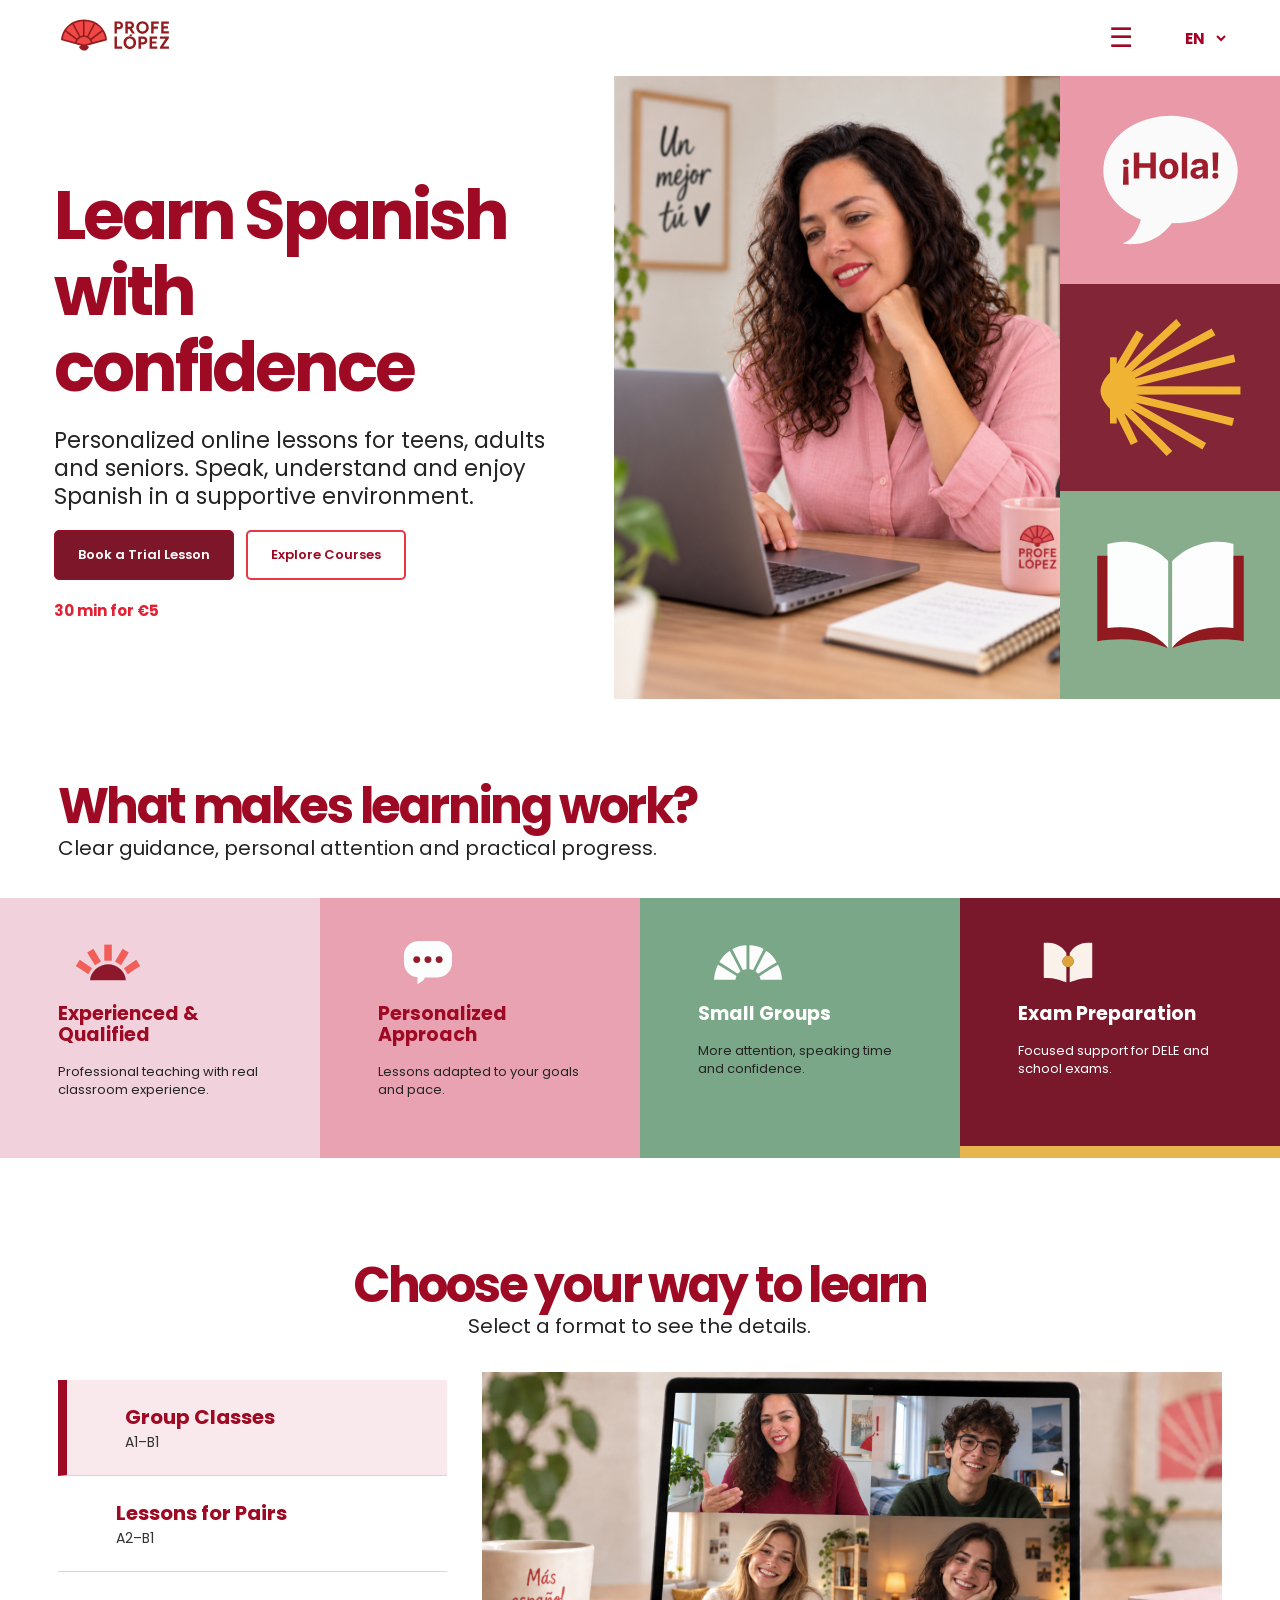
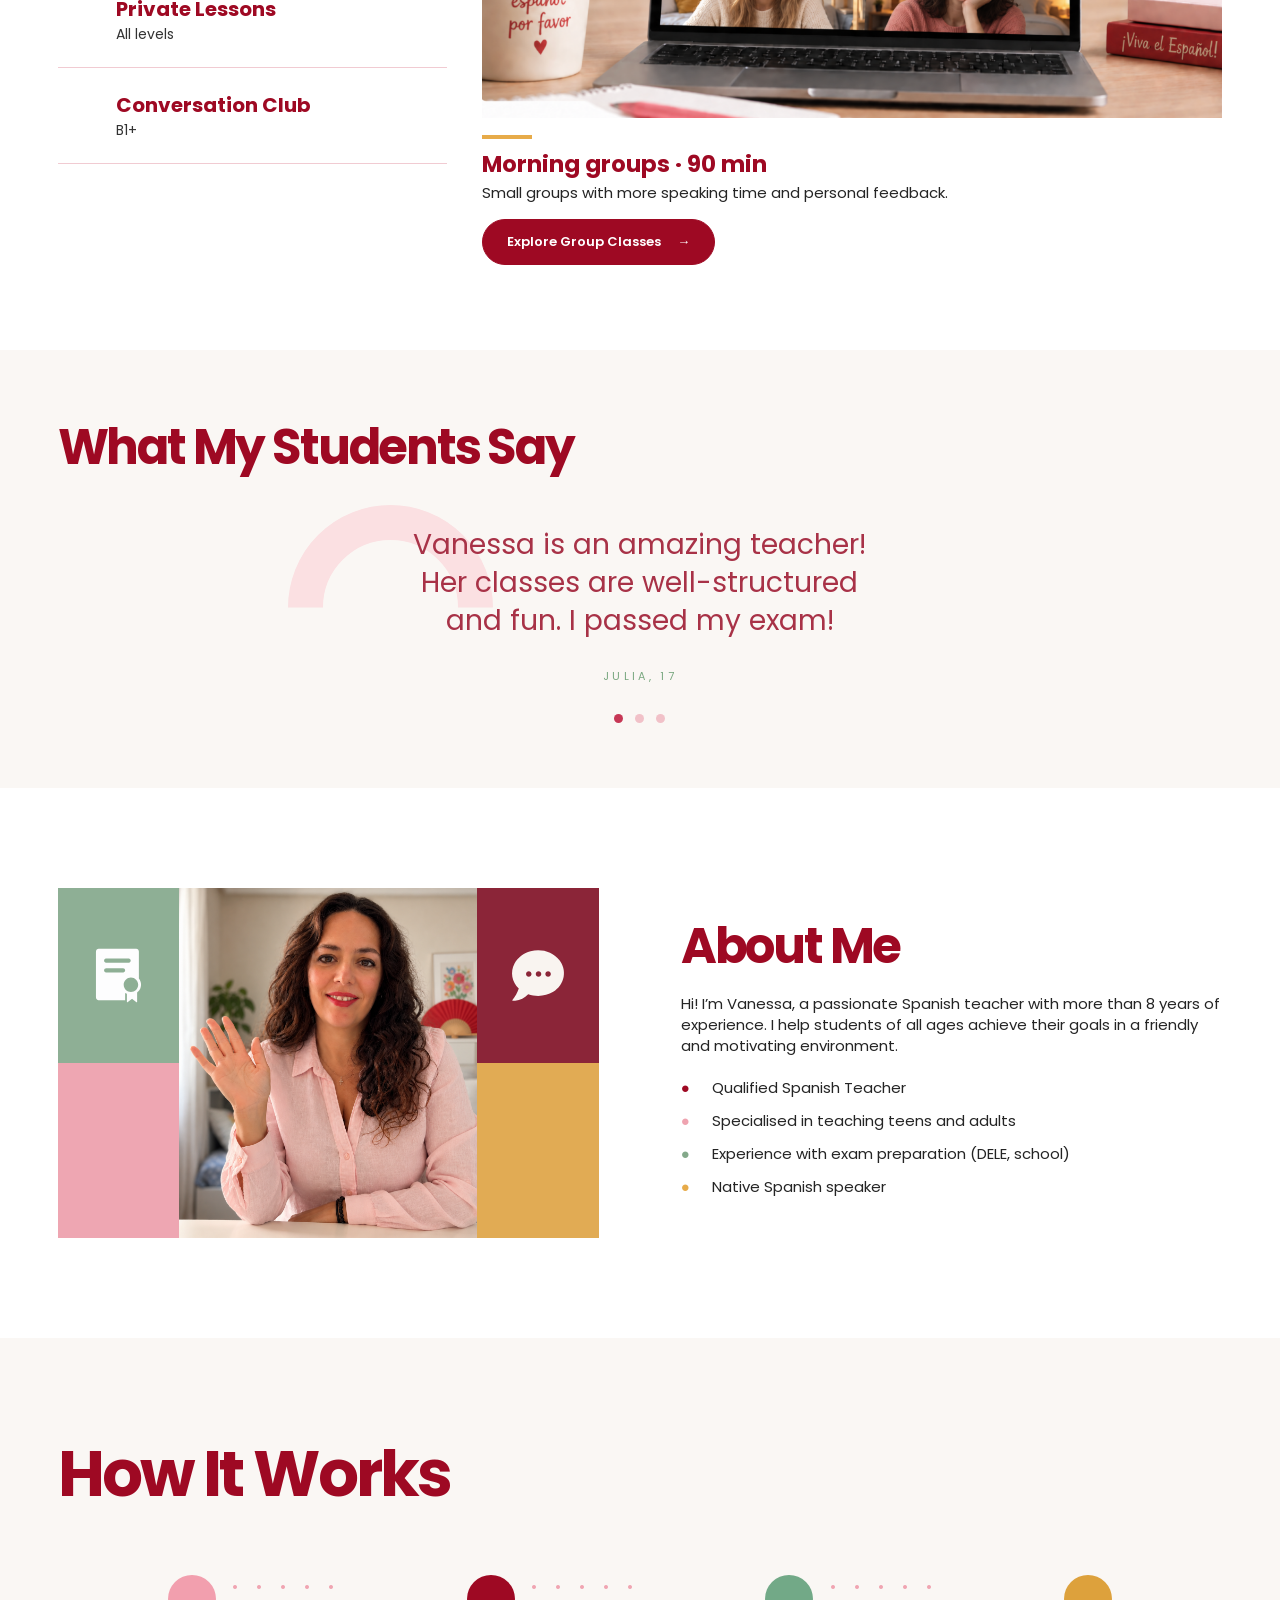
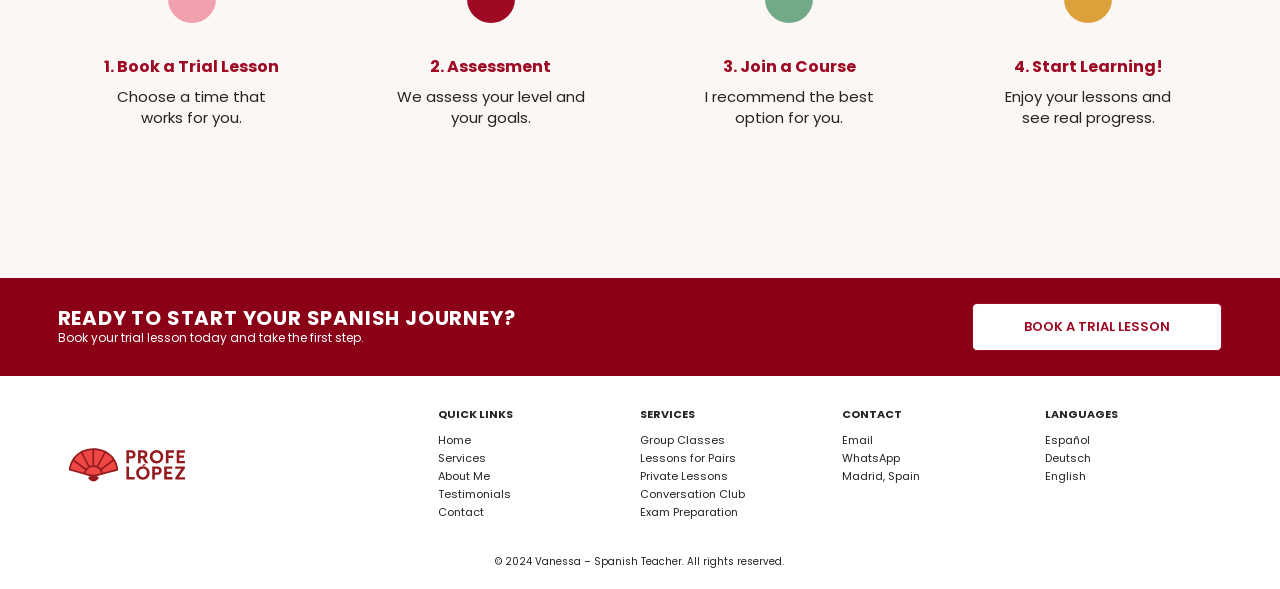
<file: index.html>
<!doctype html><html lang="en"><head><meta charset="utf-8"><meta name="viewport" content="width=device-width, initial-scale=1"><title>Profe López — Learn Spanish with confidence</title><meta name="description" content="Personalized online Spanish lessons with Profe López."><link rel="stylesheet" href="style.css?v=header3"><script src="app.js?v=header3" defer></script><script src="translations.js" defer></script></head><body data-page="home"><div id="header"></div><main>
<section class="hero home-hero"><div class="hero-copy"><h1>Learn Spanish<br>with confidence</h1><p>Personalized online lessons for teens, adults and seniors. Speak, understand and enjoy Spanish in a supportive environment.</p><div class="actions"><button class="btn book">Book a Trial Lesson</button><a class="btn outline" href="#courses">Explore Courses</a></div><b class="price">30 min for €5</b></div><div class="home-visual"><img src="assets/photos/Home profe 01.png" alt="Spanish teacher at her desk"><div class="hero-tiles"><div class="pink"><img class="hero-illustration" src="assets/icons/Home SVG/home hero/Hero oq.svg" alt="¡Hola!"></div><div class="wine"><img class="hero-illustration" src="assets/icons/Home SVG/home hero/hero 02.svg" alt=""></div><div class="green"><img class="hero-illustration" src="assets/icons/Home SVG/home hero/hero 03.svg" alt=""></div></div></div></section>
<section class="benefits"><div class="section-intro wrap"><h2>What makes learning work?</h2><p>Clear guidance, personal attention and practical progress.</p></div><div class="benefit-grid"><article><img class="feature-icon" src="assets/icons/Home SVG/icon 01.svg" alt=""><h3>Experienced &amp;<br>Qualified</h3><p>Professional teaching with real classroom experience.</p></article><article><img class="feature-icon" src="assets/icons/Home SVG/02 icon.svg" alt=""><h3>Personalized<br>Approach</h3><p>Lessons adapted to your goals and pace.</p></article><article><img class="feature-icon" src="assets/icons/Home SVG/03 icon.svg" alt=""><h3>Small Groups</h3><p>More attention, speaking time and confidence.</p></article><article><img class="feature-icon" src="assets/icons/Home SVG/04 icon.svg" alt=""><h3>Exam Preparation</h3><p>Focused support for DELE and school exams.</p></article></div></section>
<section class="courses-section wrap" id="courses"><header class="center"><h2>Choose your way to learn</h2><p>Select a format to see the details.</p></header><div class="course-layout"><div class="course-tabs" role="tablist" aria-label="Lesson formats"><button class="course-tab active" role="tab" aria-selected="true" data-course="0"><strong>Group Classes</strong><span>A1–B1</span></button><button class="course-tab" role="tab" aria-selected="false" data-course="1"><strong>Lessons for Pairs</strong><span>A2–B1</span></button><button class="course-tab" role="tab" aria-selected="false" data-course="2"><strong>Private Lessons</strong><span>All levels</span></button><button class="course-tab" role="tab" aria-selected="false" data-course="3"><strong>Conversation Club</strong><span>B1+</span></button></div><div class="course-detail"><img src="assets/photos/Home group classes.png" alt="Online group Spanish lesson"><div class="detail-line"></div><h3 id="course-title">Morning groups · 90 min</h3><p id="course-description">Small groups with more speaking time and personal feedback.</p><a class="btn pill" id="course-link" href="courses.html">Explore Group Classes <span>→</span></a></div></div></section>
<section class="testimonials" id="testimonials"><div class="wrap"><h2>What My Students Say</h2><div class="quote"><span class="quote-arc"></span><blockquote>Vanessa is an amazing teacher!<br>Her classes are well-structured<br>and fun. I passed my exam!</blockquote><p>JULIA, 17</p><div class="dots"><i></i><i></i><i></i></div></div></div></section>
<section class="about wrap" id="about"><div class="about-picture"><div class="about-mosaic"><span><img src="assets/icons/Home SVG/05 icon.svg" alt=""></span><span></span></div><img src="assets/photos/Home profe 02.png" alt="Vanessa, Spanish teacher"><div class="about-mosaic right"><span><img src="assets/icons/Home SVG/06 icon.svg" alt=""></span><span></span></div></div><div><h2>About Me</h2><p>Hi! I’m Vanessa, a passionate Spanish teacher with more than 8 years of experience. I help students of all ages achieve their goals in a friendly and motivating environment.</p><ul class="checklist"><li>Qualified Spanish Teacher</li><li>Specialised in teaching teens and adults</li><li>Experience with exam preparation (DELE, school)</li><li>Native Spanish speaker</li></ul></div></section>
<section class="how"><div class="wrap"><h2>How It Works</h2><div class="steps"><article><i></i><h3>1. Book a Trial Lesson</h3><p>Choose a time that works for you.</p></article><article><i></i><h3>2. Assessment</h3><p>We assess your level and your goals.</p></article><article><i></i><h3>3. Join a Course</h3><p>I recommend the best option for you.</p></article><article><i></i><h3>4. Start Learning!</h3><p>Enjoy your lessons and see real progress.</p></article></div></div></section></main><div id="footer"></div><div id="modal-root"></div></body></html>
</file>
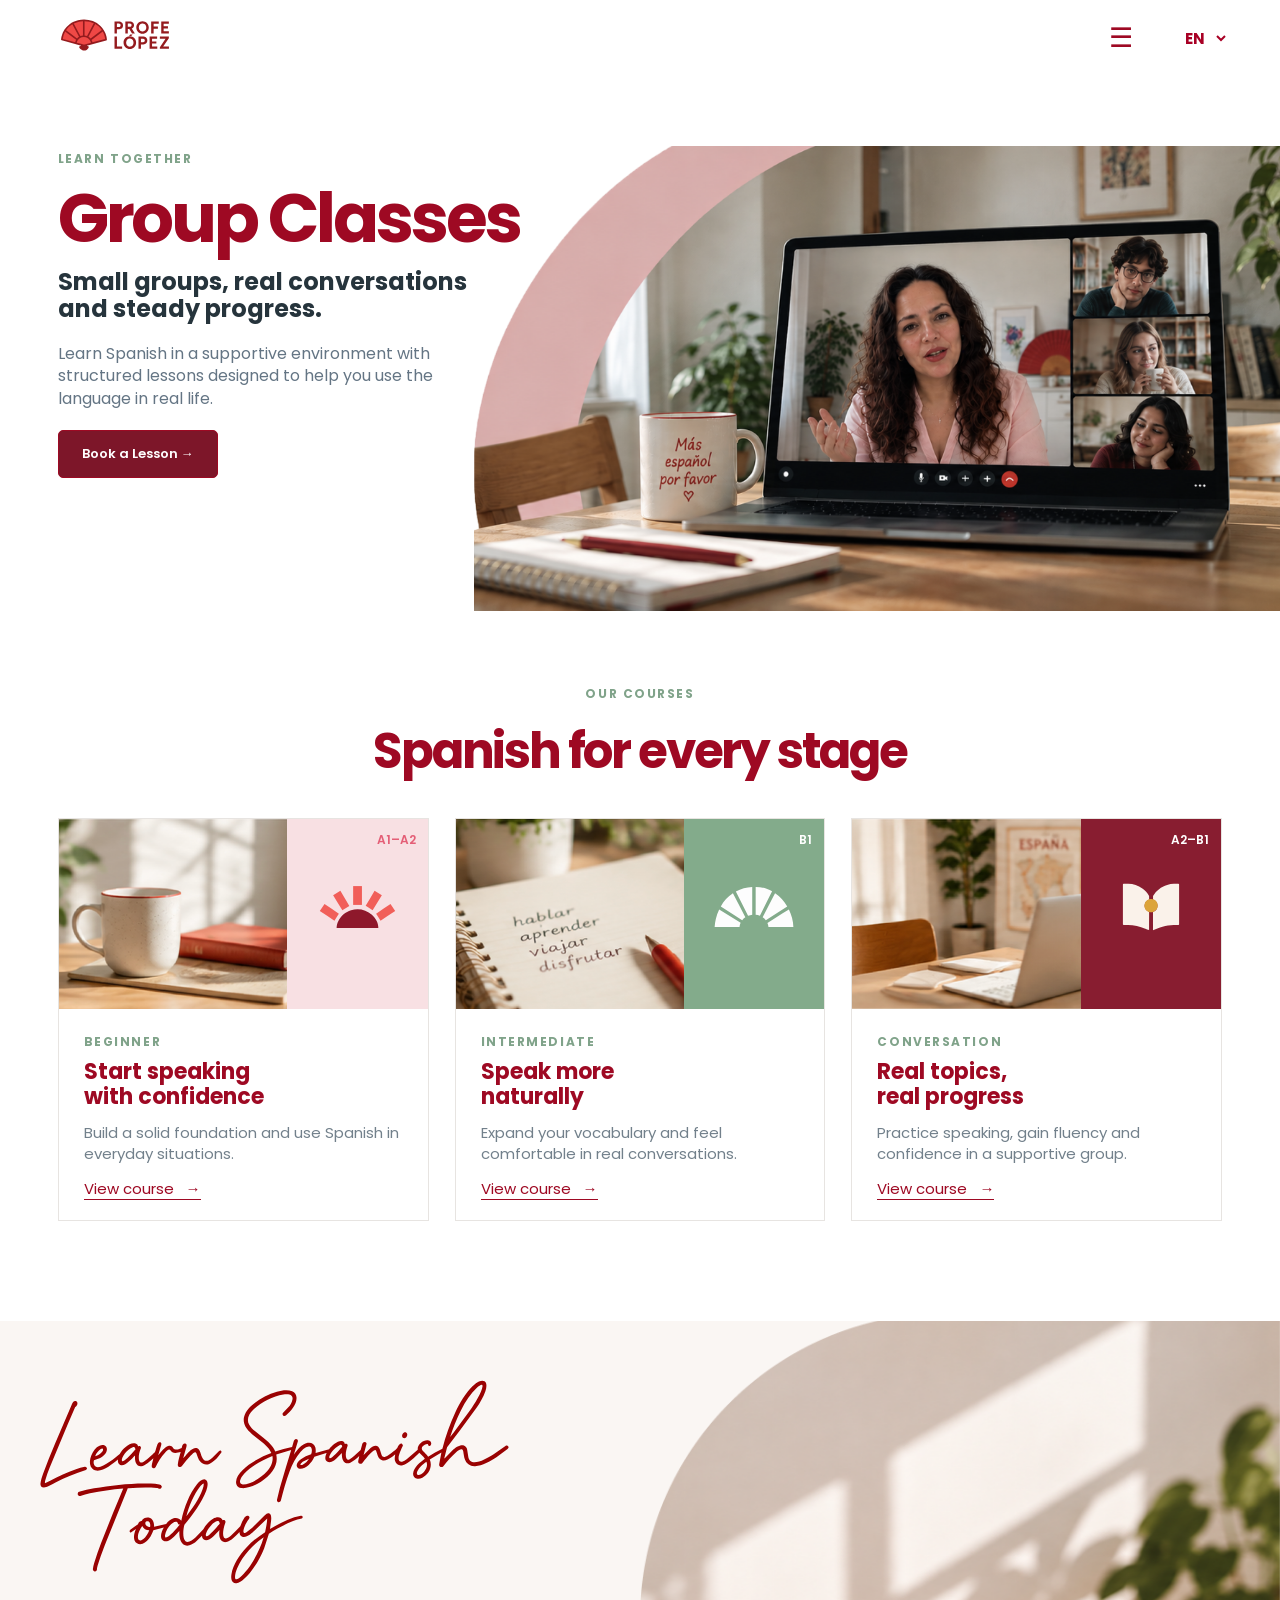
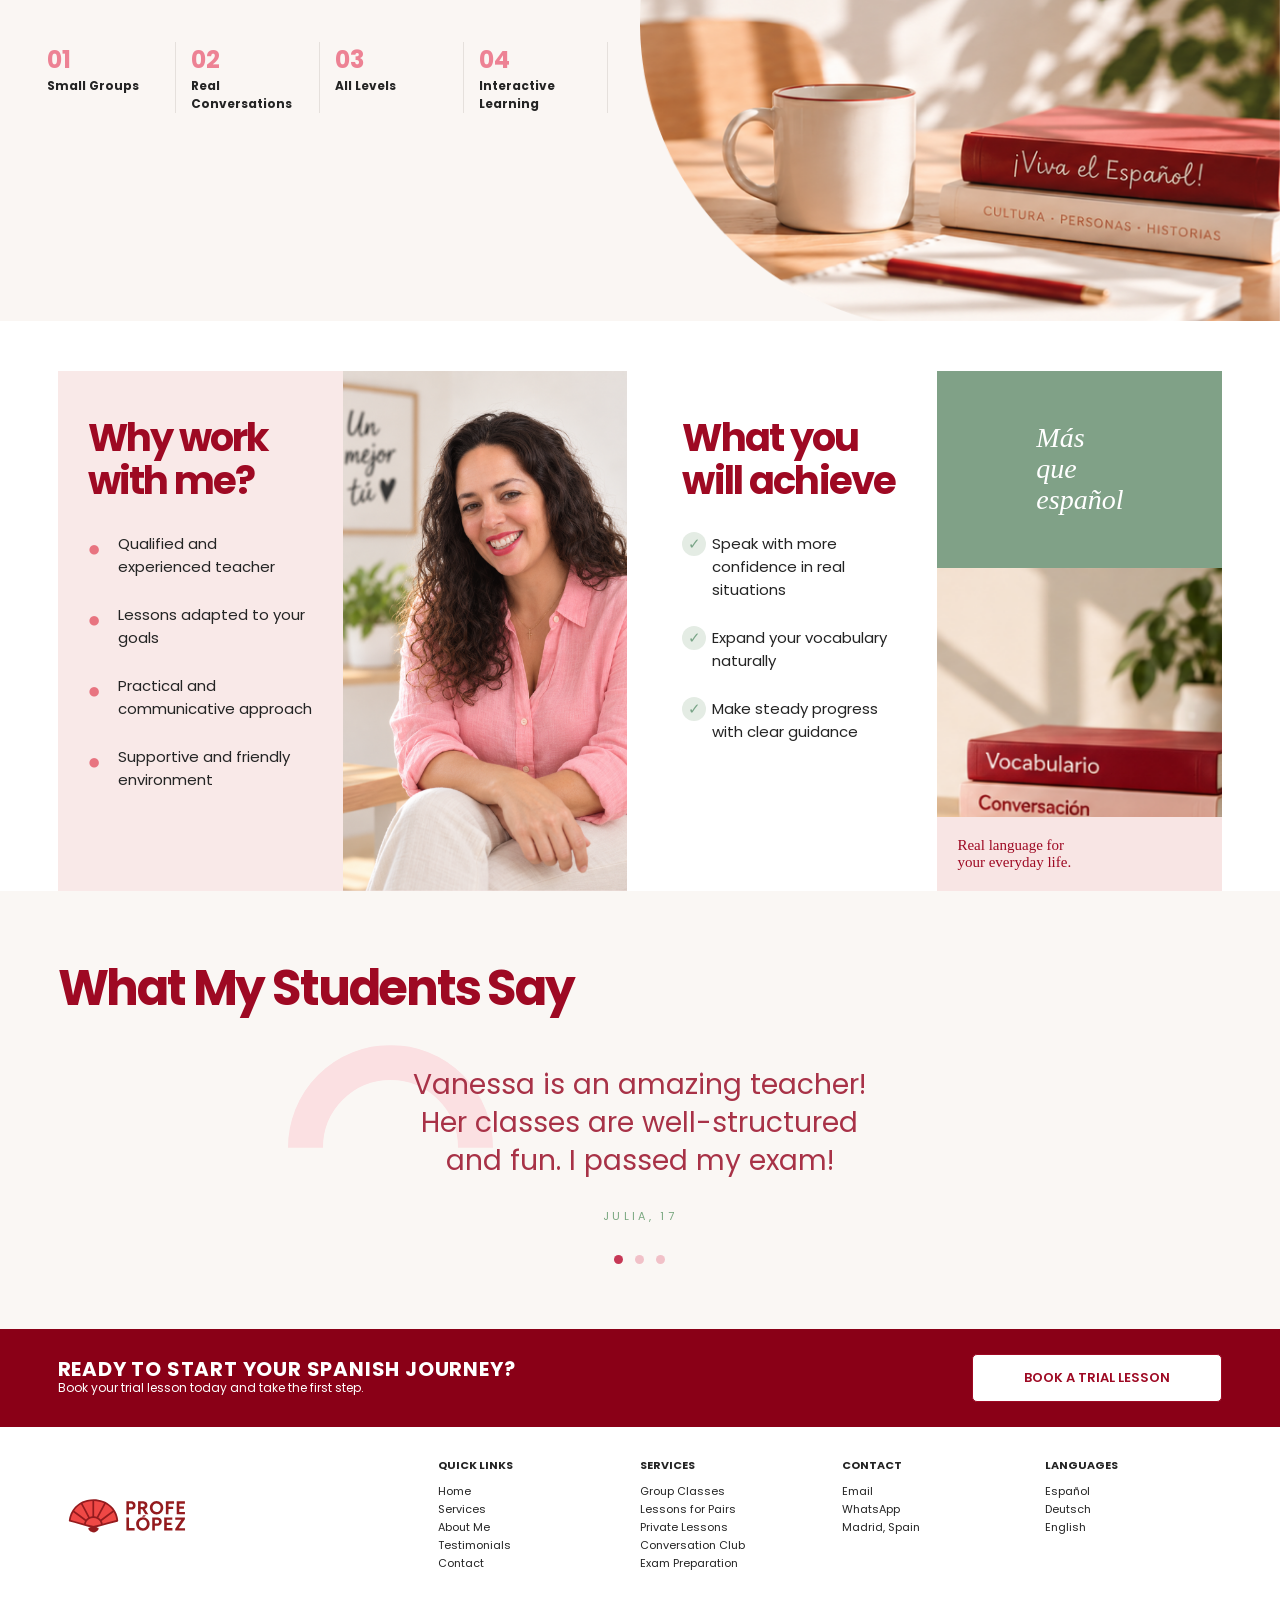
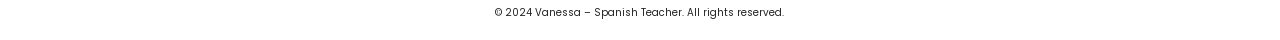
<file: courses.html>
<!doctype html><html lang="en"><head><meta charset="utf-8"><meta name="viewport" content="width=device-width, initial-scale=1"><title>Group Classes — Profe López</title><meta name="description" content="Learn Spanish together in small groups."><link rel="stylesheet" href="style.css?v=header3"><script src="app.js?v=header3" defer></script><script src="translations.js" defer></script></head><body data-page="courses"><div id="header"></div><main><section class="group-hero"><div class="wrap group-hero-inner"><div class="group-copy"><span class="eyebrow">LEARN TOGETHER</span><h1>Group Classes</h1><h3>Small groups, real conversations<br>and steady progress.</h3><p>Learn Spanish in a supportive environment with structured lessons designed to help you use the language in real life.</p><button class="btn book">Book a Lesson →</button></div></div><img class="group-hero-image" src="assets/photos/01 courses.png" alt="A group Spanish lesson online"></section>
<section class="stage wrap"><header class="center"><span class="eyebrow">OUR COURSES</span><h2>Spanish for every stage</h2></header><div class="cards"><article class="stage-card"><div class="card-art"><img src="assets/photos/02 courses.png" alt=""><div class="card-mark blush">A1–A2<img src="assets/icons/Home SVG/icon 01.svg" alt=""></div></div><div class="card-copy"><span class="eyebrow">BEGINNER</span><h3>Start speaking<br>with confidence</h3><p>Build a solid foundation and use Spanish in everyday situations.</p><span class="text-link" title="Course details coming soon">View course &nbsp; →</span></div></article><article class="stage-card"><div class="card-art"><img src="assets/photos/03 courses.png" alt=""><div class="card-mark sage">B1<img src="assets/icons/Home SVG/03 icon.svg" alt=""></div></div><div class="card-copy"><span class="eyebrow">INTERMEDIATE</span><h3>Speak more<br>naturally</h3><p>Expand your vocabulary and feel comfortable in real conversations.</p><span class="text-link" title="Course details coming soon">View course &nbsp; →</span></div></article><article class="stage-card"><div class="card-art"><img src="assets/photos/04 courses.png" alt=""><div class="card-mark dark">A2–B1<img src="assets/icons/Home SVG/04 icon.svg" alt=""></div></div><div class="card-copy"><span class="eyebrow">CONVERSATION</span><h3>Real topics,<br>real progress</h3><p>Practice speaking, gain fluency and confidence in a supportive group.</p><span class="text-link" title="Course details coming soon">View course &nbsp; →</span></div></article></div></section>
<section class="learn-today"><div class="learn-copy"><img class="script-title" src="assets/photos/text.svg" alt="Learn Spanish Today"><div class="learn-points"><span><b>01</b>Small Groups</span><span><b>02</b>Real Conversations</span><span><b>03</b>All Levels</span><span><b>04</b>Interactive Learning</span></div></div><img class="learn-photo" src="assets/photos/06 courses.png" alt="Spanish books and a cup on a desk"></section>
<section class="reasons wrap"><div class="reason-panel"><div class="reason-copy"><h2>Why work<br>with me?</h2><ul><li>Qualified and experienced teacher</li><li>Lessons adapted to your goals</li><li>Practical and communicative approach</li><li>Supportive and friendly environment</li></ul></div><img src="assets/photos/proge courses.png" alt="Vanessa, Spanish teacher"></div><div class="reason-panel achieve"><div class="reason-copy"><h2>What you<br>will achieve</h2><ul><li>Speak with more confidence in real situations</li><li>Expand your vocabulary naturally</li><li>Make steady progress with clear guidance</li></ul></div><div class="books-panel"><div>Más<br>que<br>español</div><img src="assets/photos/05 courses.png" alt="Books about Spanish vocabulary and conversation"></div><div class="reason-bottom">Real language for<br>your everyday life.</div></div></section>
<section class="testimonials"><div class="wrap"><h2>What My Students Say</h2><div class="quote"><span class="quote-arc"></span><blockquote>Vanessa is an amazing teacher!<br>Her classes are well-structured<br>and fun. I passed my exam!</blockquote><p>JULIA, 17</p><div class="dots"><i></i><i></i><i></i></div></div></div></section></main><div id="footer"></div><div id="modal-root"></div></body></html>
</file>
<file: style.css>
@font-face{font-family:Poppins;src:url('assets/fonts/Poppins/Poppins-Regular.ttf')}@font-face{font-family:Poppins;src:url('assets/fonts/Poppins/Poppins-Bold.ttf');font-weight:700}@font-face{font-family:Poppins;src:url('assets/fonts/Poppins/Poppins-SemiBold.ttf');font-weight:600}:root{--red:#9e0923;--wine:#7d1629;--pink:#efa3b0;--blush:#f8e7e9;--green:#83a98a;--cream:#faf7f4;--gold:#e7ab49;--ink:#26343c}*{box-sizing:border-box}html{scroll-behavior:smooth}body{margin:0;color:#242424;font-family:Poppins,Arial,sans-serif;font-size:15px;background:#fff}button,input{font:inherit}button,a{touch-action:manipulation}button{cursor:pointer}a{color:inherit;text-decoration:none}img{display:block;max-width:100%}h1,h2,h3,p{margin:0}h1,h2,h3{line-height:1.12}h1,h2{color:var(--red);letter-spacing:-.045em}h1{font-size:clamp(45px,5.3vw,78px);font-weight:700}h2{font-size:clamp(32px,3.8vw,53px)}h3{color:var(--red);font-size:19px}p{line-height:1.4}.wrap{width:min(91%,1420px);margin:auto}.center{text-align:center}.btn{display:inline-flex;justify-content:center;align-items:center;gap:16px;border:1px solid var(--red);border-radius:5px;background:var(--wine);color:#fff;padding:13px 23px;font-size:13px;font-weight:600;transition:background .2s,transform .2s}.btn:hover{background:var(--red);transform:translateY(-2px)}.btn.outline{background:white;color:var(--red);border:2px solid #e73745}.btn.pill{border-radius:30px;padding:12px 24px;background:var(--red)}:focus-visible{outline:3px solid #e9a441;outline-offset:3px}.site-header{height:104px;display:flex;align-items:center;gap:30px;width:min(92%,1445px);margin:auto}.logo{width:176px;flex:none}.main-nav{display:flex;align-items:center;gap:30px;margin-left:auto;font-size:16px;font-weight:600}.main-nav a{padding:11px 0;border-bottom:2px solid transparent}.main-nav a.active{color:#df2337;border-color:#ed4d5c}.header-book{margin-left:18px}.language{font-size:13px;font-weight:600;margin-left:2px}.menu-toggle{display:none}.hero{display:flex}.home-hero{min-height:550px}.hero-copy{width:48%;padding:8% 4.2% 6%;display:flex;flex-direction:column;justify-content:center}.hero-copy p{font-size:clamp(16px,1.75vw,24px);line-height:1.25;max-width:590px;margin:20px 0}.actions{display:flex;gap:12px;flex-wrap:wrap}.price{color:#e12235;margin-top:19px}.home-visual{width:52%;display:flex}.home-visual>img{width:67%;object-fit:cover;object-position:center 52%}.hero-tiles{width:33%;display:grid;grid-template-rows:repeat(3,1fr)}.hero-tiles>div{display:grid;place-items:center}.pink{background:#e999a7}.wine{background:#822537}.green{background:#88ad8d}.bubble{background:#fff3ee;border-radius:50%;padding:20px;color:var(--red);font-size:25px;font-weight:700}.sun{font-size:100px;color:#f2c565}.book-symbol{font-size:96px;color:#fff4e8}.section-intro{padding:80px 0 36px}.section-intro p{font-size:20px}.benefit-grid{display:grid;grid-template-columns:repeat(4,1fr)}.benefit-grid article{min-height:260px;padding:32px 18% 35px}.benefit-grid article:nth-child(1){background:#f1d2dc}.benefit-grid article:nth-child(2){background:#e9a2b2}.benefit-grid article:nth-child(3){background:#79a787}.benefit-grid article:nth-child(4){background:#79182b;color:white;border-bottom:12px solid #e7b550}.benefit-grid article:nth-child(n+3) h3{color:#fff}.benefit-grid article span{display:block;font-weight:700;font-size:38px;color:var(--red);height:65px}.benefit-grid article:nth-child(n+3) span{color:#fff4e9}.benefit-grid p{font-size:13px;margin-top:18px;max-width:250px}.courses-section{padding:100px 0 85px}.courses-section header p{font-size:20px}.course-layout{display:grid;grid-template-columns:1fr 1.9fr;gap:3%;margin-top:32px}.course-tabs{padding-top:8px}.course-tab{display:flex;flex-direction:column;align-items:flex-start;width:100%;text-align:left;background:white;border:0;border-bottom:1px solid #f1cbd2;padding:22px 15%;color:#333}.course-tab strong{font-size:20px;color:var(--red)}.course-tab span{font-size:14px}.course-tab.active{background:#f9e9ec;border-left:9px solid var(--red)}.course-detail>img{width:100%;height:clamp(240px,27vw,420px);object-fit:cover}.course-detail h3{font-size:23px}.course-detail p{margin:5px 0 16px}.detail-line{width:50px;height:4px;background:var(--gold);margin:17px 0 13px}.testimonials{background:var(--cream);padding:70px 0 65px}.quote{text-align:center;position:relative;max-width:800px;margin:50px auto 0}.quote-arc{position:absolute;width:205px;height:205px;border:35px solid #fbe0e2;border-radius:50%;left:6%;top:-20px;clip-path:inset(0 0 50% 0)}blockquote{position:relative;margin:0;color:#a83247;font-size:clamp(20px,2.2vw,31px);line-height:1.35}.quote p{font-size:11px;letter-spacing:.3em;color:#78a77f;margin:30px 0}.dots{display:flex;justify-content:center;gap:12px}.dots i{width:9px;height:9px;background:#f1c1c8;border-radius:50%}.dots i:first-child{background:#c63755}.about{display:grid;grid-template-columns:1fr 1fr;gap:7%;align-items:center;padding:100px 0}.about>div:last-child p{margin:20px 0}.about-picture{display:flex;height:350px}.about-picture img{width:55%;object-fit:cover}.about-mosaic{width:22.5%;display:grid;grid-template-rows:1fr 1fr}.about-mosaic span{display:grid;place-items:center;background:#8eaf95;color:white;font-size:55px}.about-mosaic span:nth-child(2){background:#eea6b2;color:var(--red)}.about-mosaic.right span:first-child{background:#8b2538}.about-mosaic.right span:last-child{background:#e1ab54}.checklist{list-style:none;padding:0;margin:0}.checklist li{margin:10px 0}.checklist li:before{content:'●';color:var(--red);margin-right:22px}.checklist li:nth-child(2):before{color:var(--pink)}.checklist li:nth-child(3):before{color:var(--green)}.checklist li:nth-child(4):before{color:var(--gold)}.how{background:var(--cream);padding:100px 0 140px}.how h2{font-size:clamp(44px,5vw,72px)}.steps{display:grid;grid-template-columns:repeat(4,1fr);gap:30px;text-align:center;margin-top:65px}.steps article{position:relative}.steps article:not(:last-child):after{content:'•••••';letter-spacing:18px;color:#f0a5b2;position:absolute;top:0;left:65%;white-space:nowrap}.steps i{display:block;width:48px;height:48px;border-radius:50%;background:#f29fae;margin:0 auto 35px}.steps article:nth-child(2) i{background:var(--red)}.steps article:nth-child(3) i{background:#72a987}.steps article:nth-child(4) i{background:#dda13c}.steps h3{font-size:16px}.steps p{max-width:190px;margin:10px auto}.cta{background:#8a0017;color:white;padding:25px 0}.cta .wrap{display:flex;align-items:center;justify-content:space-between;gap:20px}.cta h3{color:white;font-size:20px;letter-spacing:.04em}.cta p{font-size:12px}.cta .btn{background:#fff;color:var(--red);min-width:250px}.footer{padding:30px 0 20px}.footer-grid{display:grid;grid-template-columns:2fr repeat(4,1fr);gap:25px;font-size:11px}.footer-grid .logo{width:140px}.footer-grid h4{font-size:11px;margin:0 0 8px}.footer-grid a,.footer-grid span{display:block;line-height:1.65}.social{display:flex;gap:20px;color:var(--red);font-size:20px;margin-top:18px}.copyright{text-align:center;font-size:10px;margin:25px 0 0}.group-hero{background:#fff;position:relative;min-height:535px;overflow:hidden}.group-hero-inner{position:relative;z-index:1}.group-copy{width:40%;padding-bottom:65px}.group-copy{padding-top:70px}.eyebrow{font-size:12px;font-weight:700;letter-spacing:.13em;color:#80a38a}.group-copy h1{margin:12px 0}.group-copy h3{color:var(--ink);font-size:24px}.group-copy p{color:#647584;font-size:16px;margin:20px 0;max-width:420px}.group-hero-image{position:absolute;right:0;bottom:0;width:63%;height:87%;object-fit:cover;object-position:center}.stage{padding:70px 0 100px}.stage h2{margin:20px 0 40px}.cards{display:grid;grid-template-columns:repeat(3,1fr);gap:26px}.stage-card{border:1px solid #e7e4e1}.card-art{display:flex;height:190px}.card-art img{width:62%;object-fit:cover}.card-mark{width:38%;padding:12px;text-align:right;font-weight:600;font-size:12px;color:#e45e76;position:relative}.card-mark span{display:block;text-align:center;font-size:75px;line-height:1}.blush{background:#f8e0e3}.sage{background:#83ab8b;color:#fff}.dark{background:#881d30;color:#fff}.card-copy{padding:20px 25px}.card-copy h3{font-size:22px;margin:8px 0 12px}.card-copy p{color:#72808b;min-height:55px}.text-link{border:0;border-bottom:1px solid var(--red);padding:0;background:none;color:var(--red);margin-top:16px}.learn-today{background:#faf6f3;display:grid;grid-template-columns:1fr 1fr;min-height:520px}.learn-copy{padding:8% 5%}.script-title{width:min(100%,700px);height:220px;object-fit:contain;object-position:left}.learn-photo{width:100%;height:100%;max-height:600px;object-fit:cover}.learn-points{display:grid;grid-template-columns:repeat(4,1fr);margin-top:50px}.learn-points span{font-size:12px;font-weight:700;padding:0 15px;border-right:1px solid #e5e0dc}.learn-points b{display:block;font-size:24px;color:#ed8294}.reasons{display:grid;grid-template-columns:1fr 1fr;gap:25px;padding:50px 0 0}.reason-panel{display:flex;background:#f9e9e8;min-height:520px;position:relative;overflow:hidden}.reason-copy{padding:45px 30px;width:50%}.reason-copy h2{font-size:clamp(30px,3vw,47px)}.reason-copy ul{list-style:none;padding:0;margin:30px 0}.reason-copy li{margin:0 0 25px;padding-left:30px;position:relative}.reason-copy li:before{content:'●';position:absolute;left:0;color:#e87480;font-size:22px}.reason-panel>img{width:50%;object-fit:cover}.achieve{background:#fff}.achieve li:before{content:'✓';background:#e4ece4;border-radius:50%;font-size:15px;width:24px;height:24px;text-align:center;color:#79a487}.books-panel{width:50%}.books-panel div{background:#80a187;color:white;height:38%;display:grid;place-content:center;font-family:serif;font-style:italic;font-size:28px;line-height:1.1}.books-panel img{width:100%;height:62%;object-fit:cover}.reason-bottom{position:absolute;bottom:0;right:0;width:50%;background:#f8e5e4;padding:20px;color:var(--red);font-family:serif}.dialog-backdrop{position:fixed;inset:0;background:#1c1a1ab5;display:grid;place-items:center;padding:16px;z-index:20}.dialog{width:min(100%,570px);max-height:94vh;overflow:auto;background:white;border-radius:18px;padding:28px;box-shadow:0 20px 80px #0004}.dialog-head{display:flex;justify-content:space-between;gap:15px}.dialog h2{font-size:30px}.dialog-sub{margin:5px 0 24px}.close{background:none;border:0;font-size:28px;color:#596066;line-height:1}.option-grid{display:grid;grid-template-columns:1fr 1fr;gap:12px}.option,.radio-option,.time-option{border:1px solid #ddd;background:white;border-radius:9px;text-align:left;padding:18px;font-weight:600;color:#54101a}.option.selected,.radio-option.selected,.time-option.selected{background:#f9e9ec;border-color:var(--red);color:var(--red)}.option{min-height:95px}.radio-options{display:grid;gap:10px}.radio-option{width:100%;color:#222}.radio-option small{display:block;font-weight:400;margin-top:3px}.dialog-actions{display:flex;justify-content:space-between;border-top:1px solid #eee;margin-top:26px;padding-top:20px}.secondary{background:#f5f5f5;color:#222;border-color:#ddd}.dialog label{display:block;font-weight:600;margin:12px 0 5px}.dialog input:not([type=checkbox]){width:100%;border:1px solid #ccc;border-radius:7px;padding:11px}.dialog input[type=checkbox]{width:18px;height:18px;accent-color:var(--red)}.consent{display:flex!important;align-items:start;gap:10px;font-weight:400!important}.demo-note{background:#fff4d9;padding:10px;border-radius:6px;font-size:12px;margin:15px 0}.time-grid{display:grid;grid-template-columns:repeat(3,1fr);gap:8px;margin-top:12px}.time-option{text-align:center;padding:10px}.dialog-error{color:var(--red);margin-top:12px;font-size:13px}.success{text-align:center;padding:30px 0}.success-icon{font-size:55px;color:#76a57f}.success p{margin:18px 0}
@media(max-width:800px){.site-header{height:76px}.logo{width:130px}.menu-toggle{display:block;margin-left:auto;background:none;border:0;color:var(--red);font-size:27px}.main-nav{display:none;position:absolute;top:76px;left:0;right:0;background:white;z-index:10;padding:20px 5%;box-shadow:0 10px 20px #0001;flex-direction:column;align-items:flex-start;gap:6px}.main-nav.open{display:flex}.header-book{display:none}.language{margin-left:0}.home-hero{flex-direction:column}.hero-copy,.home-visual{width:100%}.hero-copy{padding:55px 5%}.home-visual{height:380px}.hero-copy p{font-size:18px}.benefit-grid{grid-template-columns:repeat(2,1fr)}.benefit-grid article{padding:28px;min-height:210px}.section-intro{padding:55px 0 25px}.section-intro p{font-size:16px}.courses-section{padding:65px 0}.course-layout{grid-template-columns:1fr}.course-tabs{display:grid;grid-template-columns:1fr 1fr}.course-tab{padding:15px}.course-tab strong{font-size:16px}.course-detail{margin-top:25px}.about{grid-template-columns:1fr;padding:65px 0;gap:35px}.about-picture{height:300px}.how{padding:65px 0}.steps{grid-template-columns:1fr 1fr;gap:35px}.steps article:after{display:none}.cta .wrap{flex-direction:column;align-items:flex-start}.footer-grid{grid-template-columns:1fr 1fr}.footer-brand{grid-column:span 2}.group-hero{display:flex;flex-direction:column}.group-copy{width:100%;padding:0 0 30px}.group-copy{padding-top:35px}.group-hero-image{position:static;width:100%;height:320px;object-fit:cover}.cards{grid-template-columns:1fr}.stage{padding:60px 0}.card-art{height:220px}.learn-today{grid-template-columns:1fr}.learn-copy{padding:50px 5%}.script-title{height:150px}.learn-photo{height:320px}.learn-points{margin-top:25px}.reasons{grid-template-columns:1fr}.reason-panel{min-height:420px}.reason-copy{padding:28px 20px}.testimonials{padding:55px 0}.quote-arc{width:150px;height:150px;border-width:24px}.quote{margin-top:50px}}
@media(max-width:450px){.home-visual{height:300px}.bubble{font-size:16px;padding:12px}.sun,.book-symbol{font-size:60px}.benefit-grid article{padding:20px}.course-tabs{grid-template-columns:1fr}.course-tab{padding:12px}.steps{grid-template-columns:1fr}.steps i{margin-bottom:14px}.group-copy h3{font-size:19px}.learn-points{grid-template-columns:1fr 1fr;gap:20px}.reason-panel{min-height:380px}.reason-copy h2{font-size:27px}.reason-copy li{font-size:12px;margin-bottom:15px}.dialog{padding:20px}.dialog h2{font-size:25px}.option{padding:10px;min-height:75px}}

/* Brand graphics supplied in the asset library. */
.tile-icon{width:78%;max-height:85%;object-fit:contain}.hola-icon{position:relative;width:80%;display:grid;place-items:center}.hola-icon img{width:100%}.hola-icon b{position:absolute;color:var(--red);font-size:clamp(13px,1.5vw,24px);top:35%}.benefit-grid .feature-icon{width:105px;height:65px;object-fit:contain;object-position:left center;margin-bottom:8px}.about-mosaic span img{width:90%;height:90%;object-fit:contain}.card-mark img{width:100%;height:115px;object-fit:contain}

.hero-illustration{width:75%;height:75%;object-fit:contain}

@media (min-width:801px) and (max-width:1000px){.site-header{height:76px}.site-header .logo{width:130px}.menu-toggle{display:block;margin-left:auto;background:none;border:0;color:var(--red);font-size:27px}.main-nav{display:none;position:absolute;top:76px;left:0;right:0;background:white;z-index:10;padding:20px 5%;box-shadow:0 10px 20px #0001;flex-direction:column;align-items:flex-start;gap:6px}.main-nav.open{display:flex}.header-book{display:none}.language{margin-left:0}}

/* Consistent header typography across every page. */
.site-header,.site-header button,.site-header a,.site-header .language{font-family:Poppins,Arial,sans-serif}.site-header .main-nav a{font-size:16px;font-weight:600;line-height:1.4}

.language select{font:600 13px Poppins,Arial,sans-serif;color:var(--red);background:transparent;border:0;cursor:pointer;padding:8px}.sr-only{position:absolute;width:1px;height:1px;padding:0;margin:-1px;overflow:hidden;clip:rect(0,0,0,0);white-space:nowrap;border:0}

/* Shared header based on the supplied reference. */
#header{background:transparent}
.site-header{width:min(92%,2400px);height:98px;gap:32px}
.site-header .logo{width:210px}
.site-header .main-nav{margin-left:auto;margin-right:auto;gap:40px;color:#27333e}
.site-header .main-nav a,.site-header .nav-placeholder{font-size:17px;font-weight:600;line-height:1.4;white-space:nowrap}
.site-header .main-nav a.active{color:#c30c2c;border-bottom-color:#c30c2c}
.site-header .header-book{margin-left:0;background:#a80025;border-color:#a80025;border-radius:5px;font-size:17px;padding:15px 29px;white-space:nowrap}
.site-header .language select{font-size:17px;color:#a80025;font-weight:700}
@media(max-width:1400px){.site-header{height:76px}.site-header .logo{width:130px}.menu-toggle{display:block;margin-left:auto;background:none;border:0;color:var(--red);font-size:27px}.site-header .main-nav{display:none;position:absolute;top:76px;left:0;right:0;background:#faf7f5;z-index:10;padding:20px 5%;box-shadow:0 10px 20px #0001;flex-direction:column;align-items:flex-start;gap:6px;margin:0}.site-header .main-nav.open{display:flex}.site-header .header-book{display:none}.site-header .language select{font-size:15px}}

.site-header .nav-placeholder{padding:11px 0;border-bottom:2px solid transparent}
</file>
